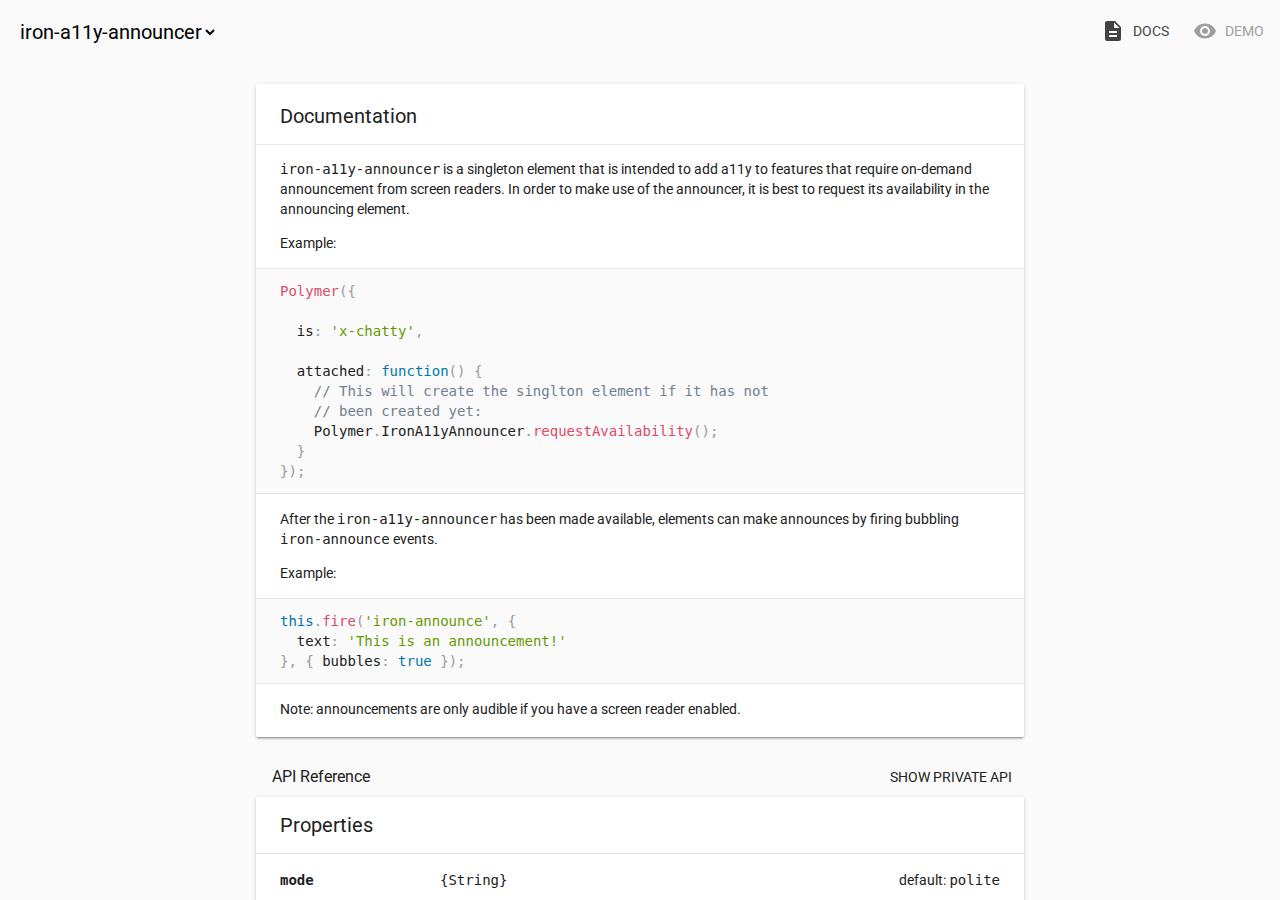
<file: static/bower_components/iron-a11y-announcer/index.html>
<!doctype html>
<!--
@license
Copyright (c) 2015 The Polymer Project Authors. All rights reserved.
This code may only be used under the BSD style license found at http://polymer.github.io/LICENSE.txt
The complete set of authors may be found at http://polymer.github.io/AUTHORS.txt
The complete set of contributors may be found at http://polymer.github.io/CONTRIBUTORS.txt
Code distributed by Google as part of the polymer project is also
subject to an additional IP rights grant found at http://polymer.github.io/PATENTS.txt
-->

<html>
<head>

  <title>iron-a11y-announcer</title>
  <meta charset="utf-8">
  <meta name="viewport" content="width=device-width, initial-scale=1.0">

  <script src="../webcomponentsjs/webcomponents-lite.js"></script>
  <link rel="import" href="../iron-component-page/iron-component-page.html">

</head>
<body>

  <iron-component-page></iron-component-page>

</body>
</html>
</file>
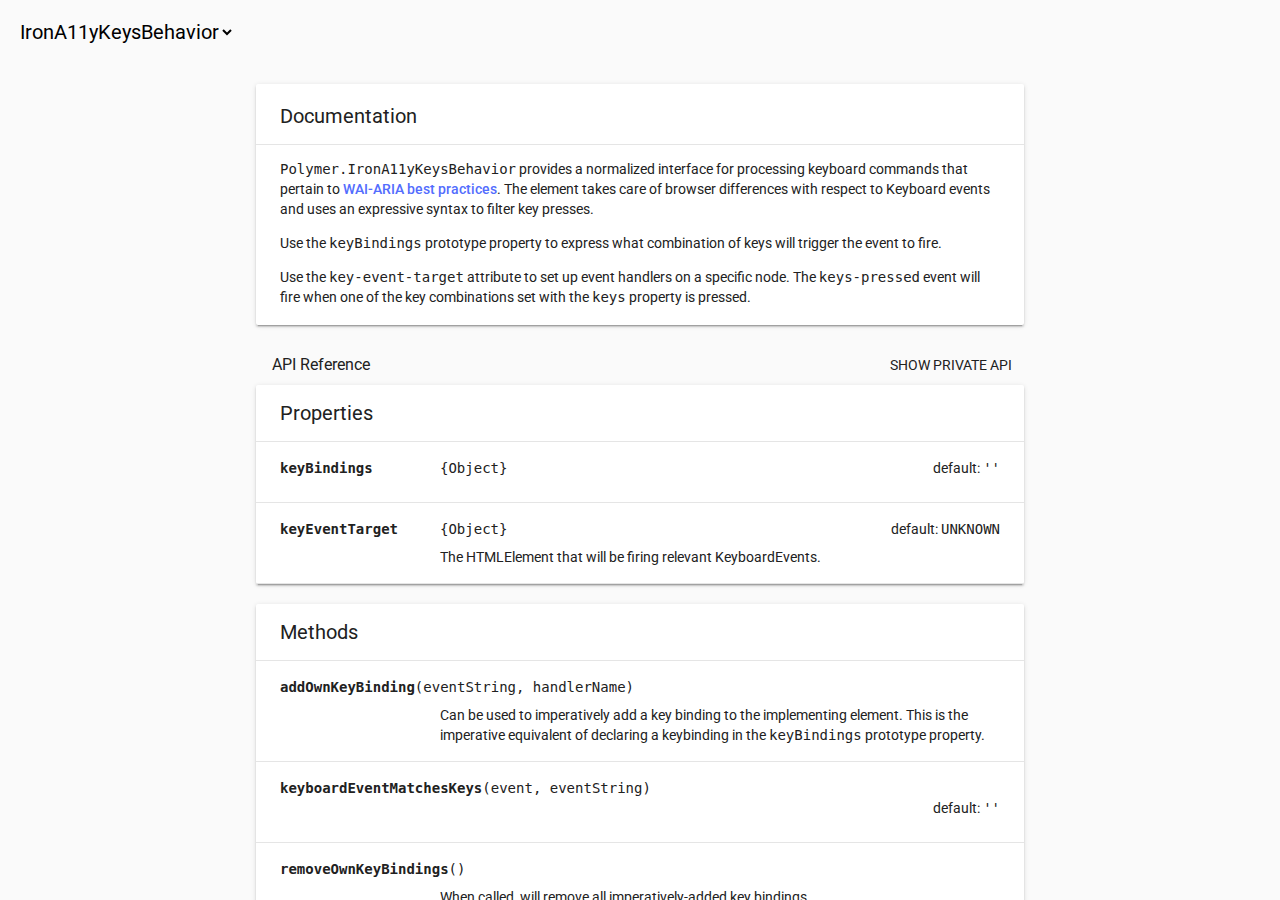
<file: static/bower_components/iron-a11y-keys-behavior/index.html>
<!doctype html>
<!--
@license
Copyright (c) 2015 The Polymer Project Authors. All rights reserved.
This code may only be used under the BSD style license found at http://polymer.github.io/LICENSE
The complete set of authors may be found at http://polymer.github.io/AUTHORS
The complete set of contributors may be found at http://polymer.github.io/CONTRIBUTORS
Code distributed by Google as part of the polymer project is also
subject to an additional IP rights grant found at http://polymer.github.io/PATENTS
-->
<html>
<head>

  <title>iron-a11y-keys-behavior</title>
  <script src="../webcomponentsjs/webcomponents-lite.js"></script>
  <link rel="import" href="../iron-component-page/iron-component-page.html">

</head>
<body>

  <iron-component-page></iron-component-page>

</body>
</html>
</file>
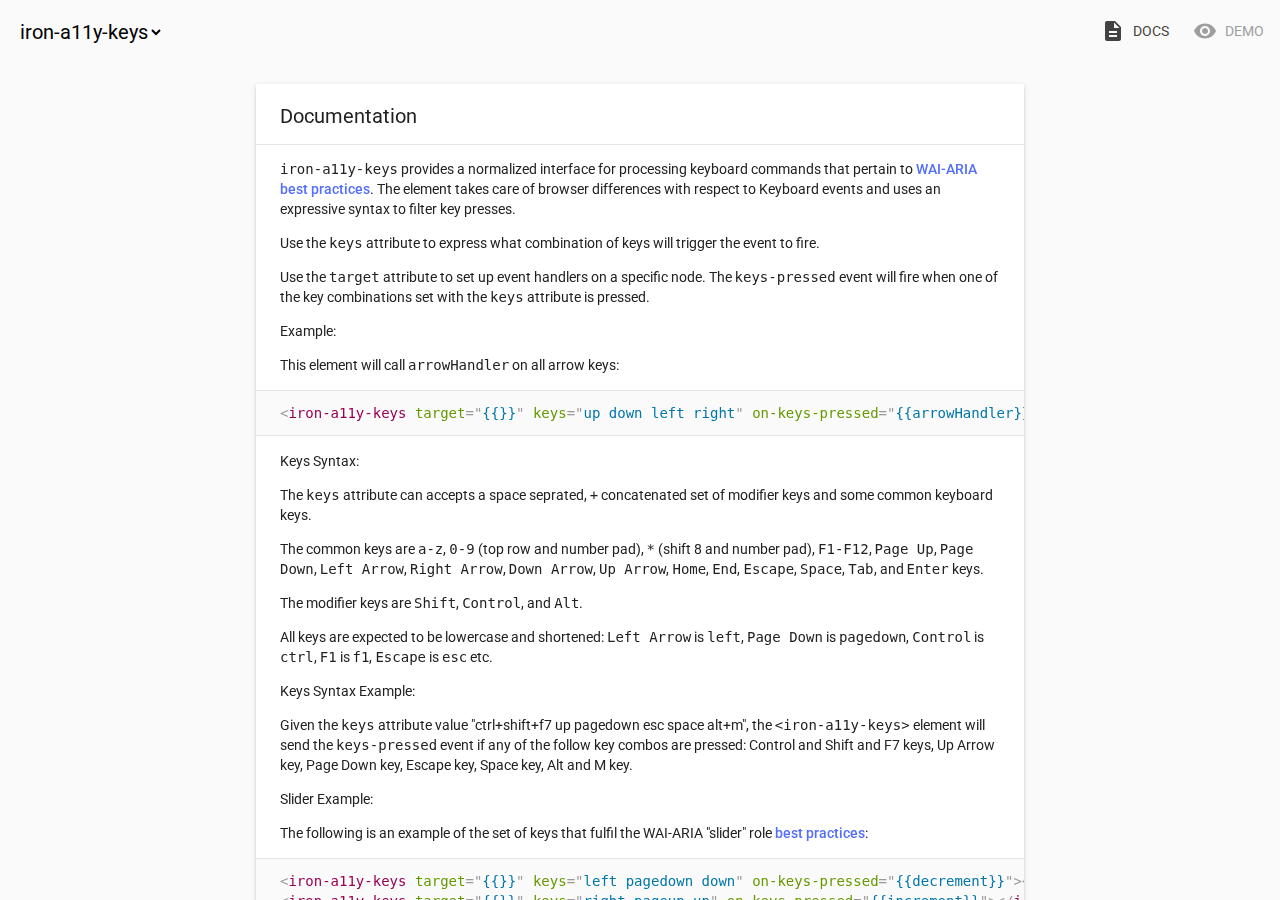
<file: static/bower_components/iron-a11y-keys/index.html>
<!doctype html>
<!--
@license
Copyright (c) 2015 The Polymer Project Authors. All rights reserved.
This code may only be used under the BSD style license found at http://polymer.github.io/LICENSE
The complete set of authors may be found at http://polymer.github.io/AUTHORS
The complete set of contributors may be found at http://polymer.github.io/CONTRIBUTORS
Code distributed by Google as part of the polymer project is also
subject to an additional IP rights grant found at http://polymer.github.io/PATENTS
-->
<html>
<head>

  <title>iron-a11y-keys</title>
  <script src="../webcomponentsjs/webcomponents-lite.js"></script>
  <link rel="import" href="../iron-component-page/iron-component-page.html">

</head>
<body>

  <iron-component-page></iron-component-page>

</body>
</html>
</file>
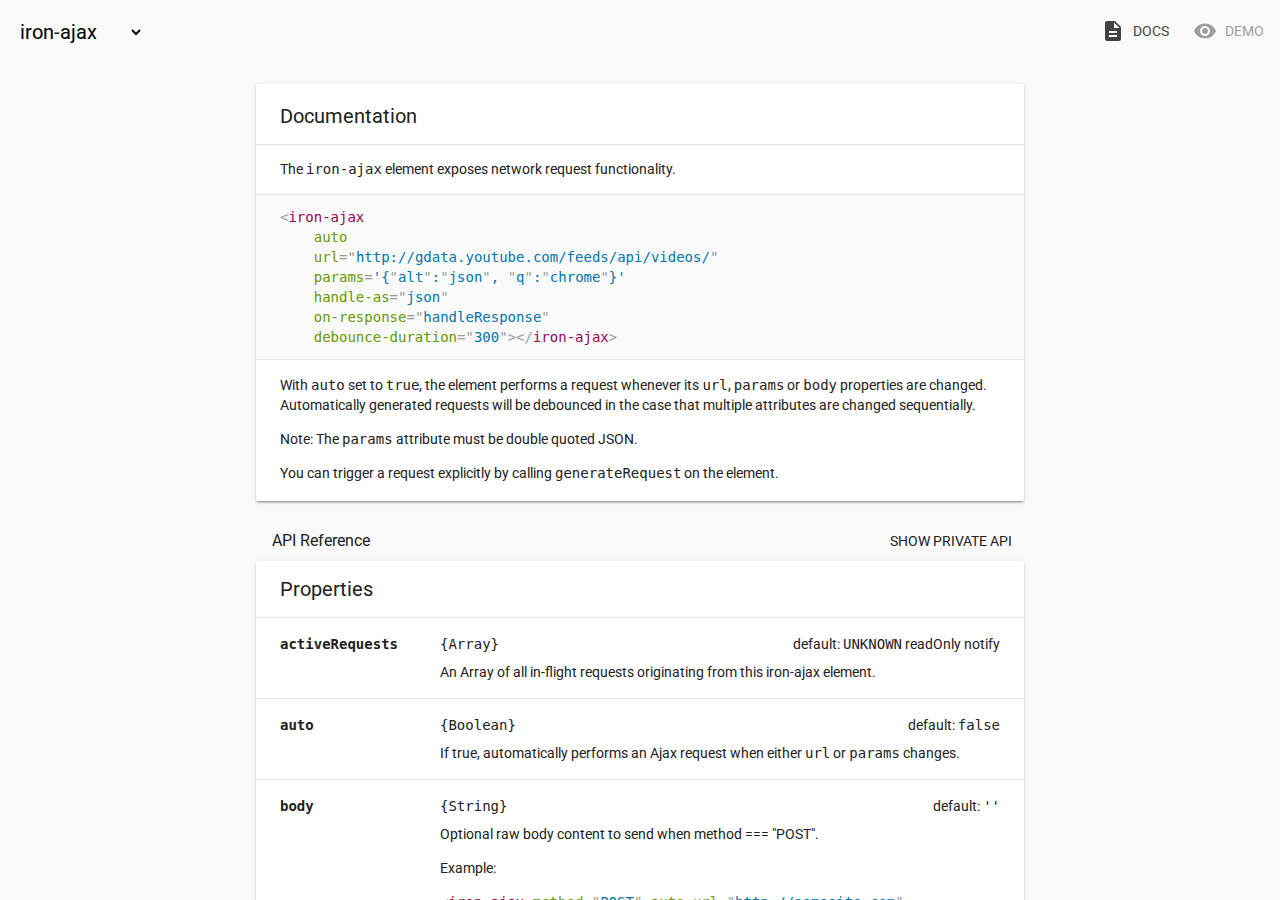
<file: static/bower_components/iron-ajax/index.html>
<!doctype html>
<!--
Copyright (c) 2015 The Polymer Project Authors. All rights reserved.
This code may only be used under the BSD style license found at http://polymer.github.io/LICENSE
The complete set of authors may be found at http://polymer.github.io/AUTHORS
The complete set of contributors may be found at http://polymer.github.io/CONTRIBUTORS
Code distributed by Google as part of the polymer project is also
subject to an additional IP rights grant found at http://polymer.github.io/PATENTS
-->
<html>
<head>

  <title>iron-ajax</title>
  <meta charset="utf-8">
  <meta name="viewport" content="width=device-width, initial-scale=1.0">

  <script src="../webcomponentsjs/webcomponents-lite.js"></script>
  <link rel="import" href="../iron-component-page/iron-component-page.html">

</head>
<body>

  <iron-component-page></iron-component-page>

</body>
</html>
</file>
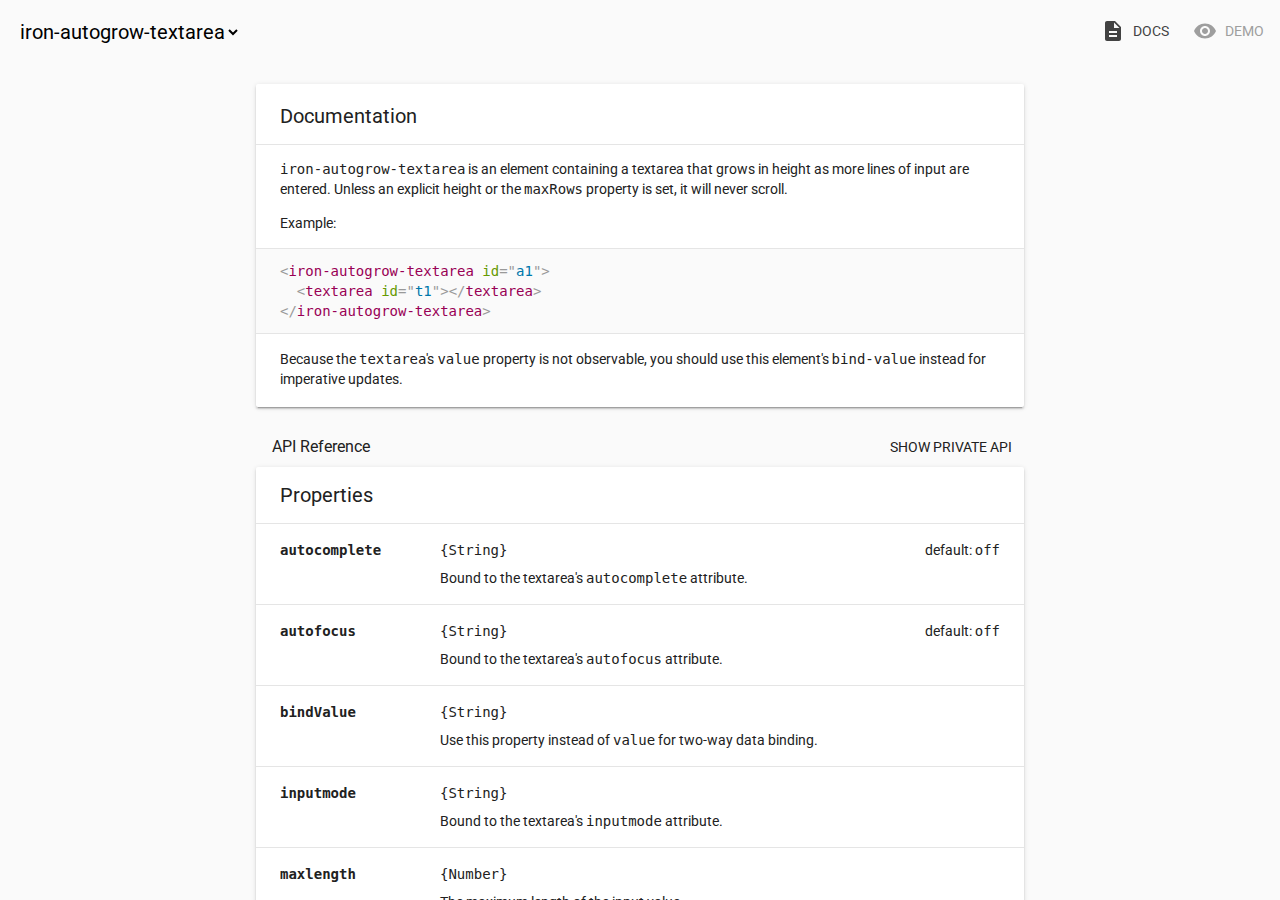
<file: static/bower_components/iron-autogrow-textarea/index.html>
<!doctype html>
<!--
@license
Copyright (c) 2015 The Polymer Project Authors. All rights reserved.
This code may only be used under the BSD style license found at http://polymer.github.io/LICENSE.txt
The complete set of authors may be found at http://polymer.github.io/AUTHORS.txt
The complete set of contributors may be found at http://polymer.github.io/CONTRIBUTORS.txt
Code distributed by Google as part of the polymer project is also
subject to an additional IP rights grant found at http://polymer.github.io/PATENTS.txt
-->
<html>
  <head>

    <meta charset="utf-8">
    <meta name="viewport" content="width=device-width, minimum-scale=1.0, initial-scale=1.0, user-scalable=yes">

    <title>iron-autogrow-textarea</title>

    <script src="../webcomponentsjs/webcomponents-lite.js"></script>

    <link rel="import" href="../polymer/polymer.html">
    <link rel="import" href="../iron-component-page/iron-component-page.html">

  </head>
  <body>

    <iron-component-page></iron-component-page>

  </body>
</html>
</file>
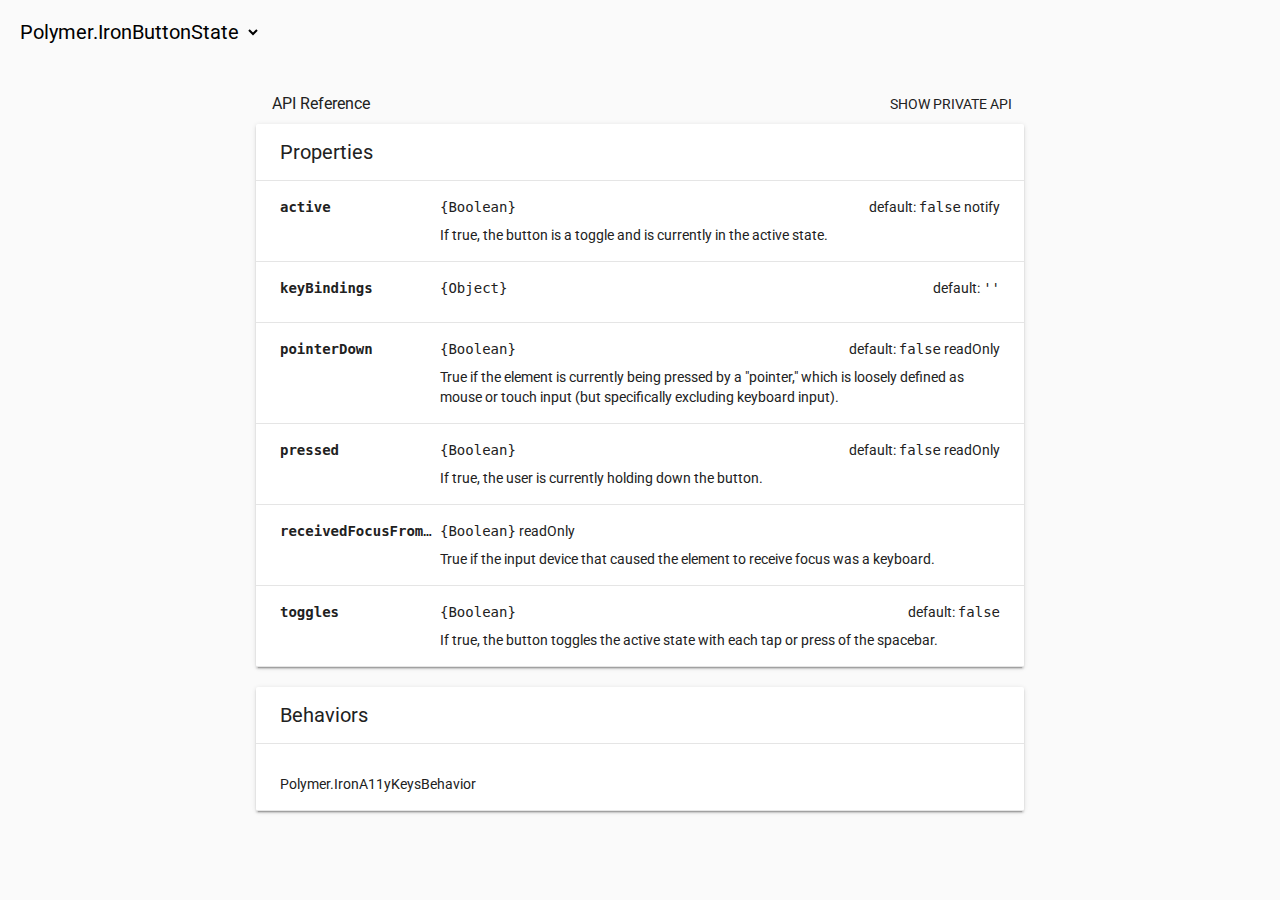
<file: static/bower_components/iron-behaviors/index.html>
<!doctype html>
<!--
@license
Copyright (c) 2015 The Polymer Project Authors. All rights reserved.
This code may only be used under the BSD style license found at http://polymer.github.io/LICENSE.txt
The complete set of authors may be found at http://polymer.github.io/AUTHORS.txt
The complete set of contributors may be found at http://polymer.github.io/CONTRIBUTORS.txt
Code distributed by Google as part of the polymer project is also
subject to an additional IP rights grant found at http://polymer.github.io/PATENTS.txt
-->
<html>
<head>

  <title>Iron Behaviors</title>
  <meta charset="utf-8">
  <meta name="viewport" content="width=device-width, initial-scale=1.0">

  <script src="../webcomponentsjs/webcomponents-lite.js"></script>
  <link rel="import" href="../iron-component-page/iron-component-page.html">

</head>
<body>

  <iron-component-page src="iron-button-state.html"></iron-component-page>

</body>
</html>
</file>
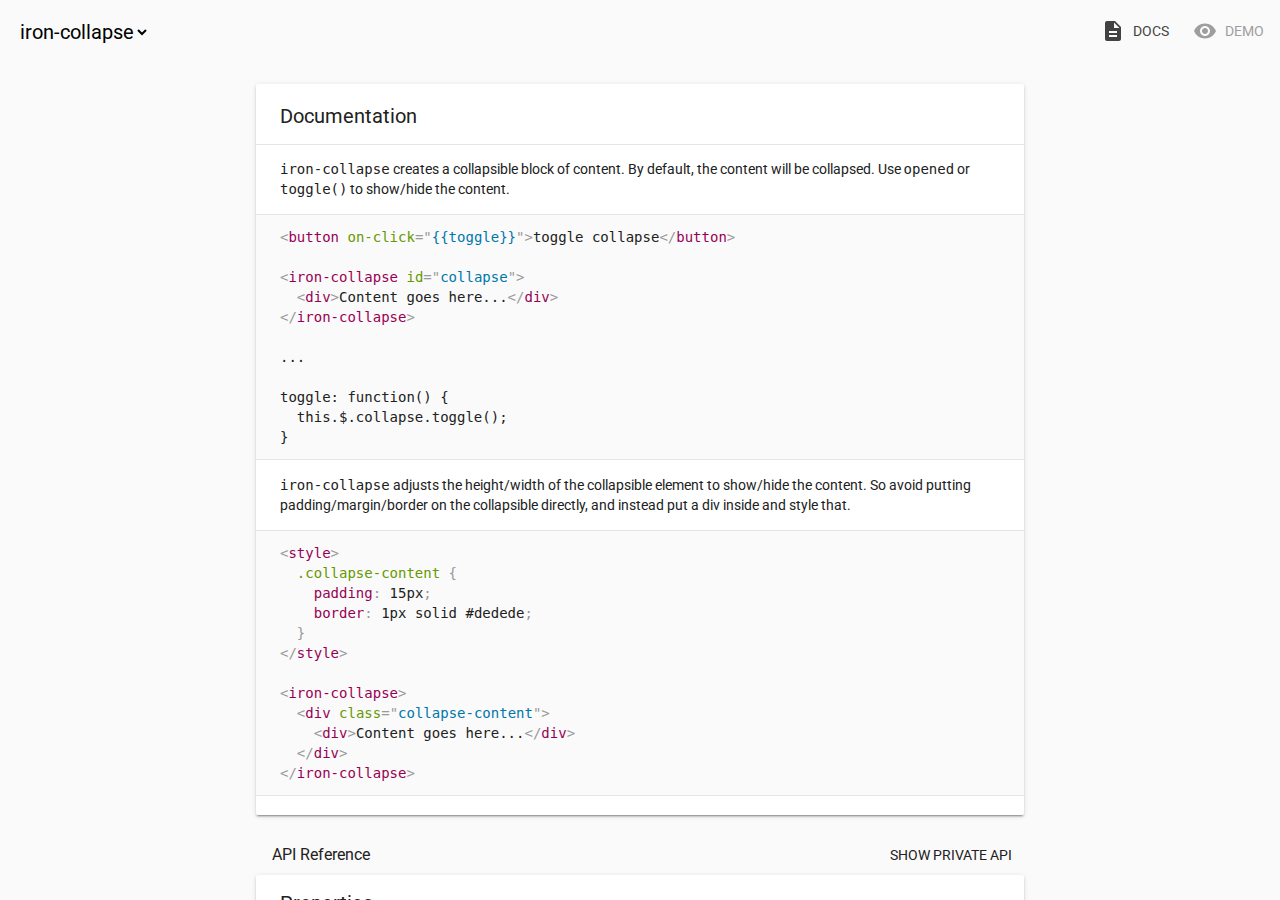
<file: static/bower_components/iron-collapse/index.html>
<!doctype html>
<!--
@license
Copyright (c) 2015 The Polymer Project Authors. All rights reserved.
This code may only be used under the BSD style license found at http://polymer.github.io/LICENSE.txt
The complete set of authors may be found at http://polymer.github.io/AUTHORS.txt
The complete set of contributors may be found at http://polymer.github.io/CONTRIBUTORS.txt
Code distributed by Google as part of the polymer project is also
subject to an additional IP rights grant found at http://polymer.github.io/PATENTS.txt
-->

<html>
  <head>

    <meta charset="utf-8">
    <meta name="viewport" content="width=device-width, minimum-scale=1.0, initial-scale=1.0, user-scalable=yes">

    <title>iron-collapse</title>

    <script src="../webcomponentsjs/webcomponents-lite.js"></script>

    <link rel="import" href="../polymer/polymer.html">
    <link rel="import" href="../iron-component-page/iron-component-page.html">

  </head>
  <body>

    <iron-component-page></iron-component-page>

  </body>
</html>
</file>
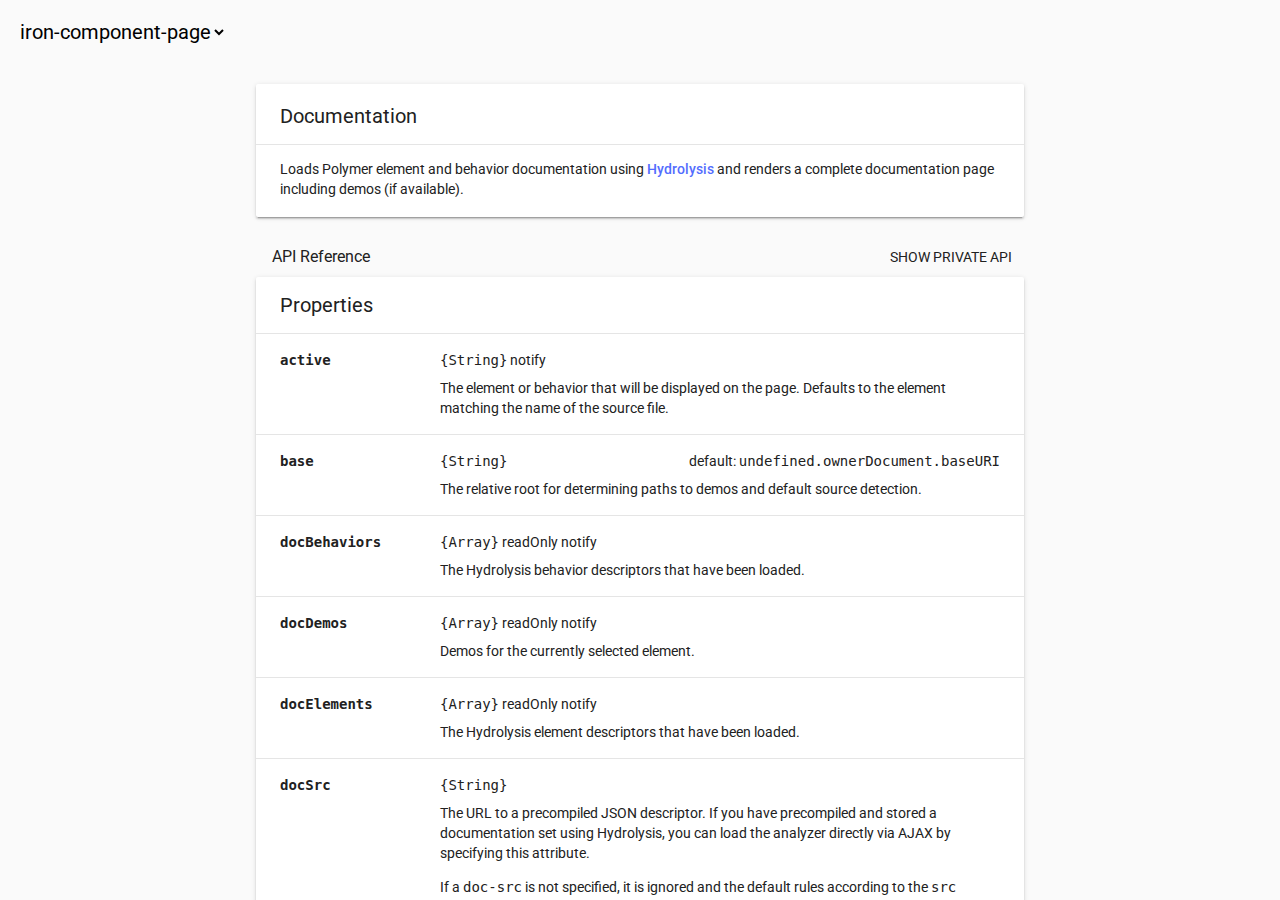
<file: static/bower_components/iron-component-page/index.html>
<!doctype html>
<!--
@license
Copyright (c) 2015 The Polymer Project Authors. All rights reserved.
This code may only be used under the BSD style license found at http://polymer.github.io/LICENSE
The complete set of authors may be found at http://polymer.github.io/AUTHORS
The complete set of contributors may be found at http://polymer.github.io/CONTRIBUTORS
Code distributed by Google as part of the polymer project is also
subject to an additional IP rights grant found at http://polymer.github.io/PATENTS
-->
<html>
<head>

  <meta charset="utf-8">
  <meta name="viewport" content="width=device-width, initial-scale=1.0">

  <script src="../webcomponentsjs/webcomponents-lite.js"></script>
  <link rel="import" href="../iron-component-page/iron-component-page.html">
</head>
<body>

  <iron-component-page></iron-component-page>

</body>
</html>
</file>
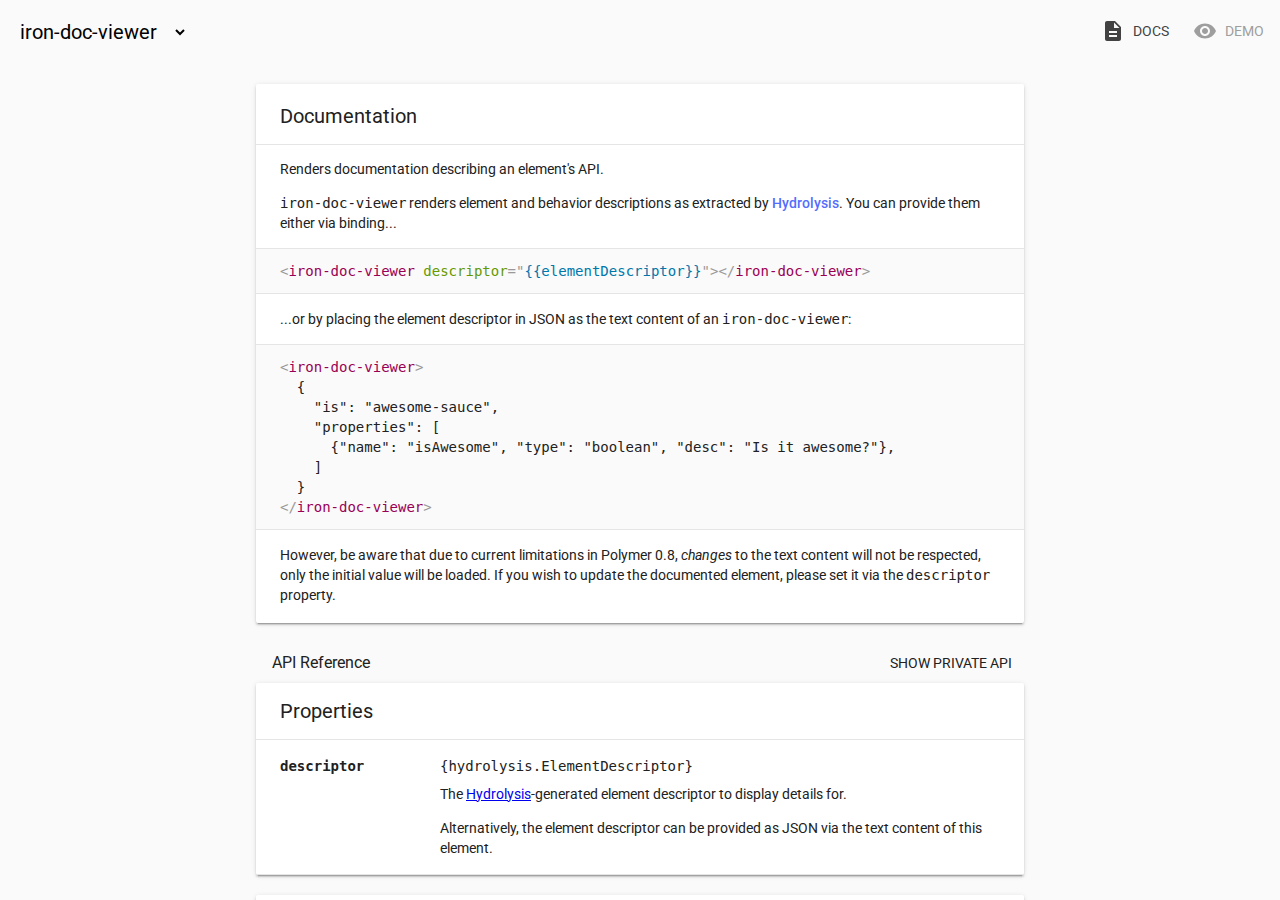
<file: static/bower_components/iron-doc-viewer/index.html>
<!doctype html>
<!--
Copyright (c) 2014 The Polymer Project Authors. All rights reserved.
This code may only be used under the BSD style license found at http://polymer.github.io/LICENSE
The complete set of authors may be found at http://polymer.github.io/AUTHORS
The complete set of contributors may be found at http://polymer.github.io/CONTRIBUTORS
Code distributed by Google as part of the polymer project is also
subject to an additional IP rights grant found at http://polymer.github.io/PATENTS
-->
<html>
<head>

  <meta charset="utf-8">
  <meta name="viewport" content="width=device-width, initial-scale=1.0">

  <script src="../webcomponentsjs/webcomponents-lite.js"></script>
  <link rel="import" href="../iron-component-page/iron-component-page.html">

</head>
<body>

  <iron-component-page></iron-component-page>

</body>
</html>
</file>
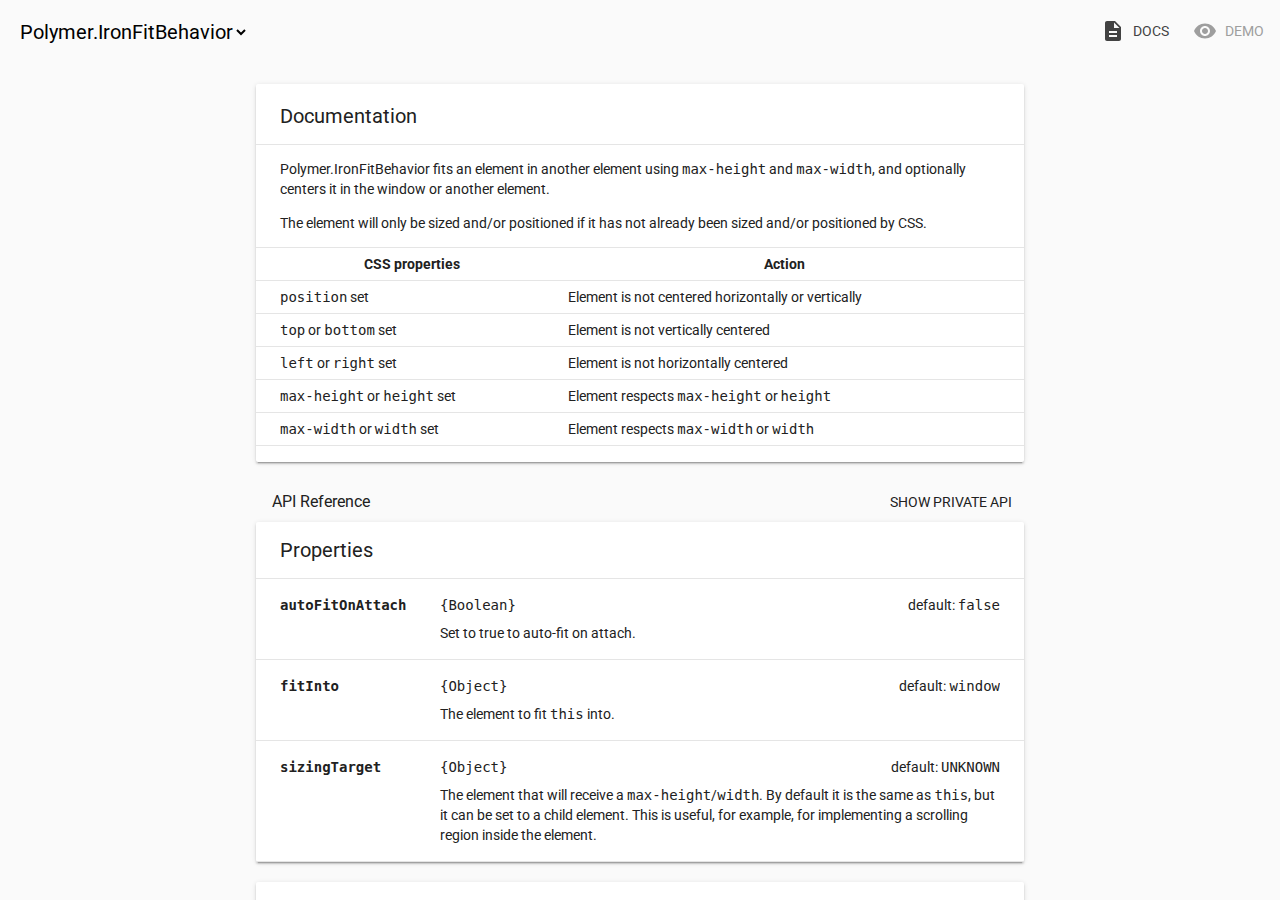
<file: static/bower_components/iron-fit-behavior/index.html>
<!doctype html>
<!--
@license
Copyright (c) 2015 The Polymer Project Authors. All rights reserved.
This code may only be used under the BSD style license found at http://polymer.github.io/LICENSE.txt
The complete set of authors may be found at http://polymer.github.io/AUTHORS.txt
The complete set of contributors may be found at http://polymer.github.io/CONTRIBUTORS.txt
Code distributed by Google as part of the polymer project is also
subject to an additional IP rights grant found at http://polymer.github.io/PATENTS.txt
-->
<html>
<head>

  <meta charset="utf-8">
  <meta name="viewport" content="width=device-width, minimum-scale=1.0, initial-scale=1.0, user-scalable=yes">

  <title>iron-fit-behavior</title>

  <script src="../webcomponentsjs/webcomponents-lite.js"></script>

  <link rel="import" href="../polymer/polymer.html">
  <link rel="import" href="../iron-component-page/iron-component-page.html">

</head>
<body>

  <iron-component-page></iron-component-page>

</body>
</html>
</file>
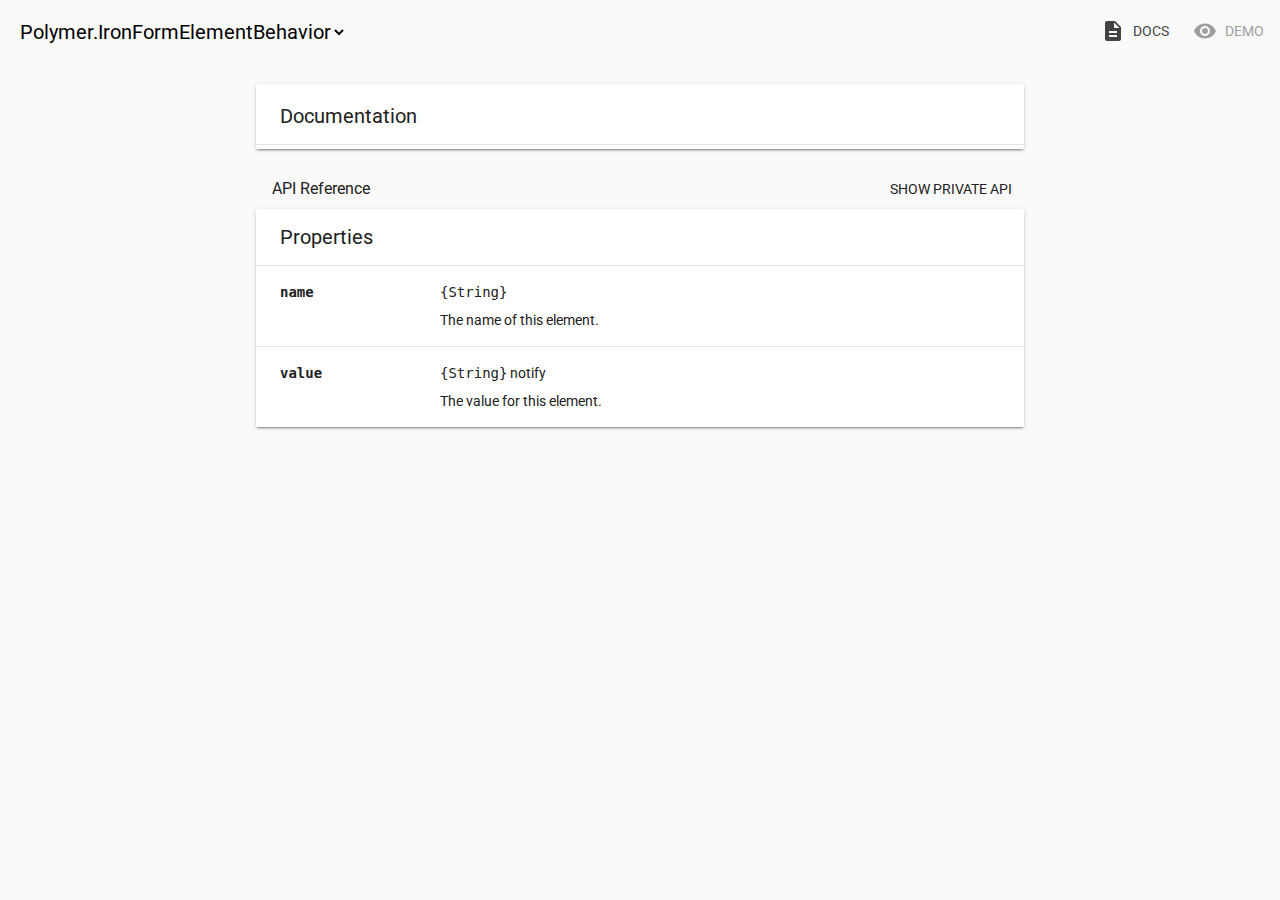
<file: static/bower_components/iron-form-element-behavior/index.html>
<!doctype html>
<!--
@license
Copyright (c) 2015 The Polymer Project Authors. All rights reserved.
This code may only be used under the BSD style license found at http://polymer.github.io/LICENSE.txt
The complete set of authors may be found at http://polymer.github.io/AUTHORS.txt
The complete set of contributors may be found at http://polymer.github.io/CONTRIBUTORS.txt
Code distributed by Google as part of the polymer project is also
subject to an additional IP rights grant found at http://polymer.github.io/PATENTS.txt
-->
<html>
<head>

  <meta charset="utf-8">
  <meta name="viewport" content="width=device-width, minimum-scale=1.0, initial-scale=1.0, user-scalable=yes">

  <title>iron-form-element-behavior</title>

  <script src="../webcomponentsjs/webcomponents-lite.js"></script>

  <link rel="import" href="../polymer/polymer.html">
  <link rel="import" href="../iron-component-page/iron-component-page.html">

</head>
<body>

  <iron-component-page></iron-component-page>

</body>
</html>
</file>
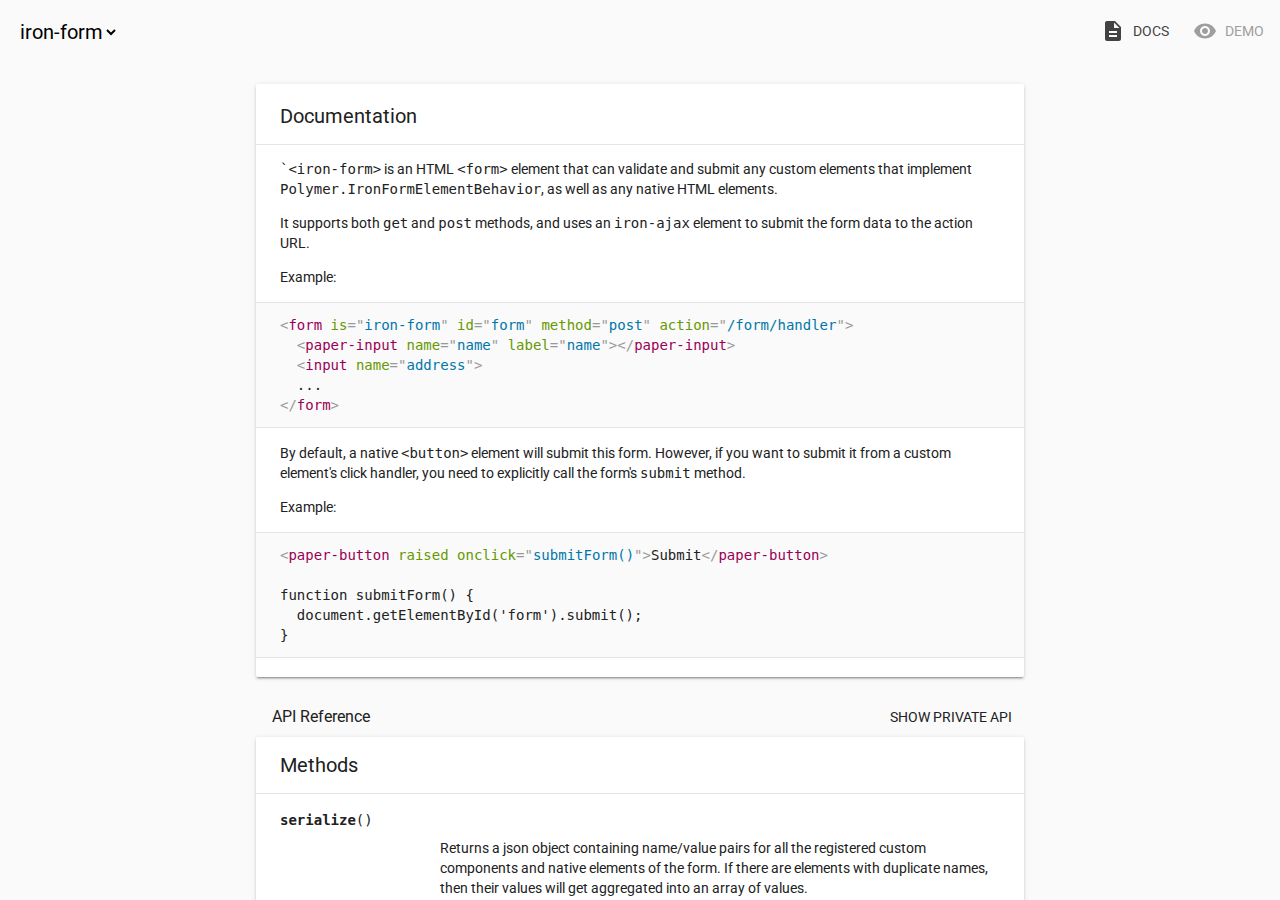
<file: static/bower_components/iron-form/index.html>
<!doctype html>
<!--
@license
Copyright (c) 2015 The Polymer Project Authors. All rights reserved.
This code may only be used under the BSD style license found at http://polymer.github.io/LICENSE.txt
The complete set of authors may be found at http://polymer.github.io/AUTHORS.txt
The complete set of contributors may be found at http://polymer.github.io/CONTRIBUTORS.txt
Code distributed by Google as part of the polymer project is also
subject to an additional IP rights grant found at http://polymer.github.io/PATENTS.txt
-->
<html>
<head>

  <meta charset="utf-8">
  <meta name="viewport" content="width=device-width, minimum-scale=1.0, initial-scale=1.0, user-scalable=yes">

  <title>iron-form</title>

  <script src="../webcomponentsjs/webcomponents-lite.js"></script>

  <link rel="import" href="../polymer/polymer.html">
  <link rel="import" href="../iron-component-page/iron-component-page.html">

</head>
<body>

  <iron-component-page></iron-component-page>

</body>
</html>
</file>
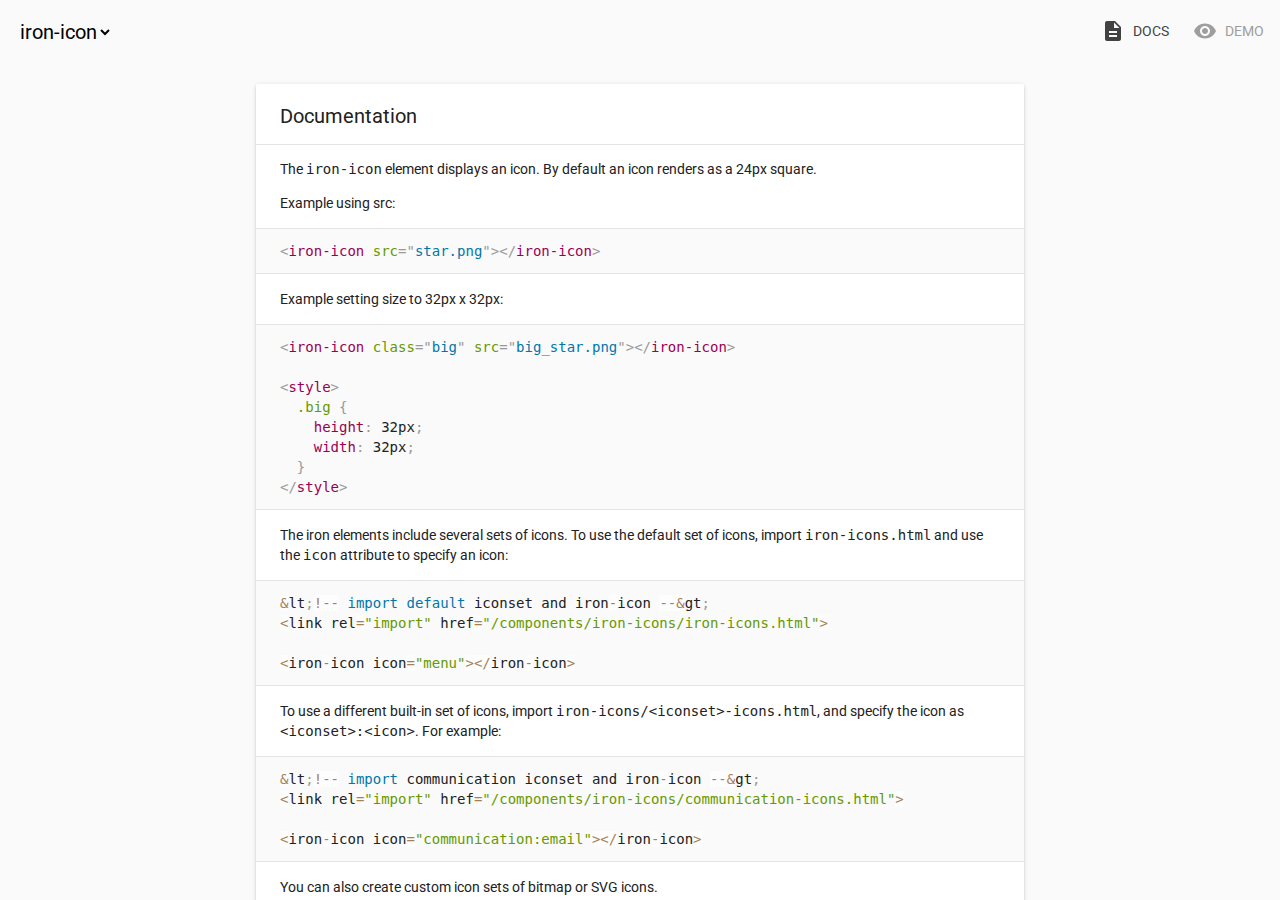
<file: static/bower_components/iron-icon/index.html>
<!doctype html>
<!--
@license
Copyright (c) 2015 The Polymer Project Authors. All rights reserved.
This code may only be used under the BSD style license found at http://polymer.github.io/LICENSE
The complete set of authors may be found at http://polymer.github.io/AUTHORS
The complete set of contributors may be found at http://polymer.github.io/CONTRIBUTORS
Code distributed by Google as part of the polymer project is also
subject to an additional IP rights grant found at http://polymer.github.io/PATENTS
-->
<html>
<head>

  <meta charset="utf-8">
  <meta name="viewport" content="width=device-width, initial-scale=1.0">

  <script src="../webcomponentsjs/webcomponents-lite.js"></script>
  <link rel="import" href="../iron-component-page/iron-component-page.html">

</head>
<body>

  <iron-component-page></iron-component-page>

</body>
</html>
</file>
